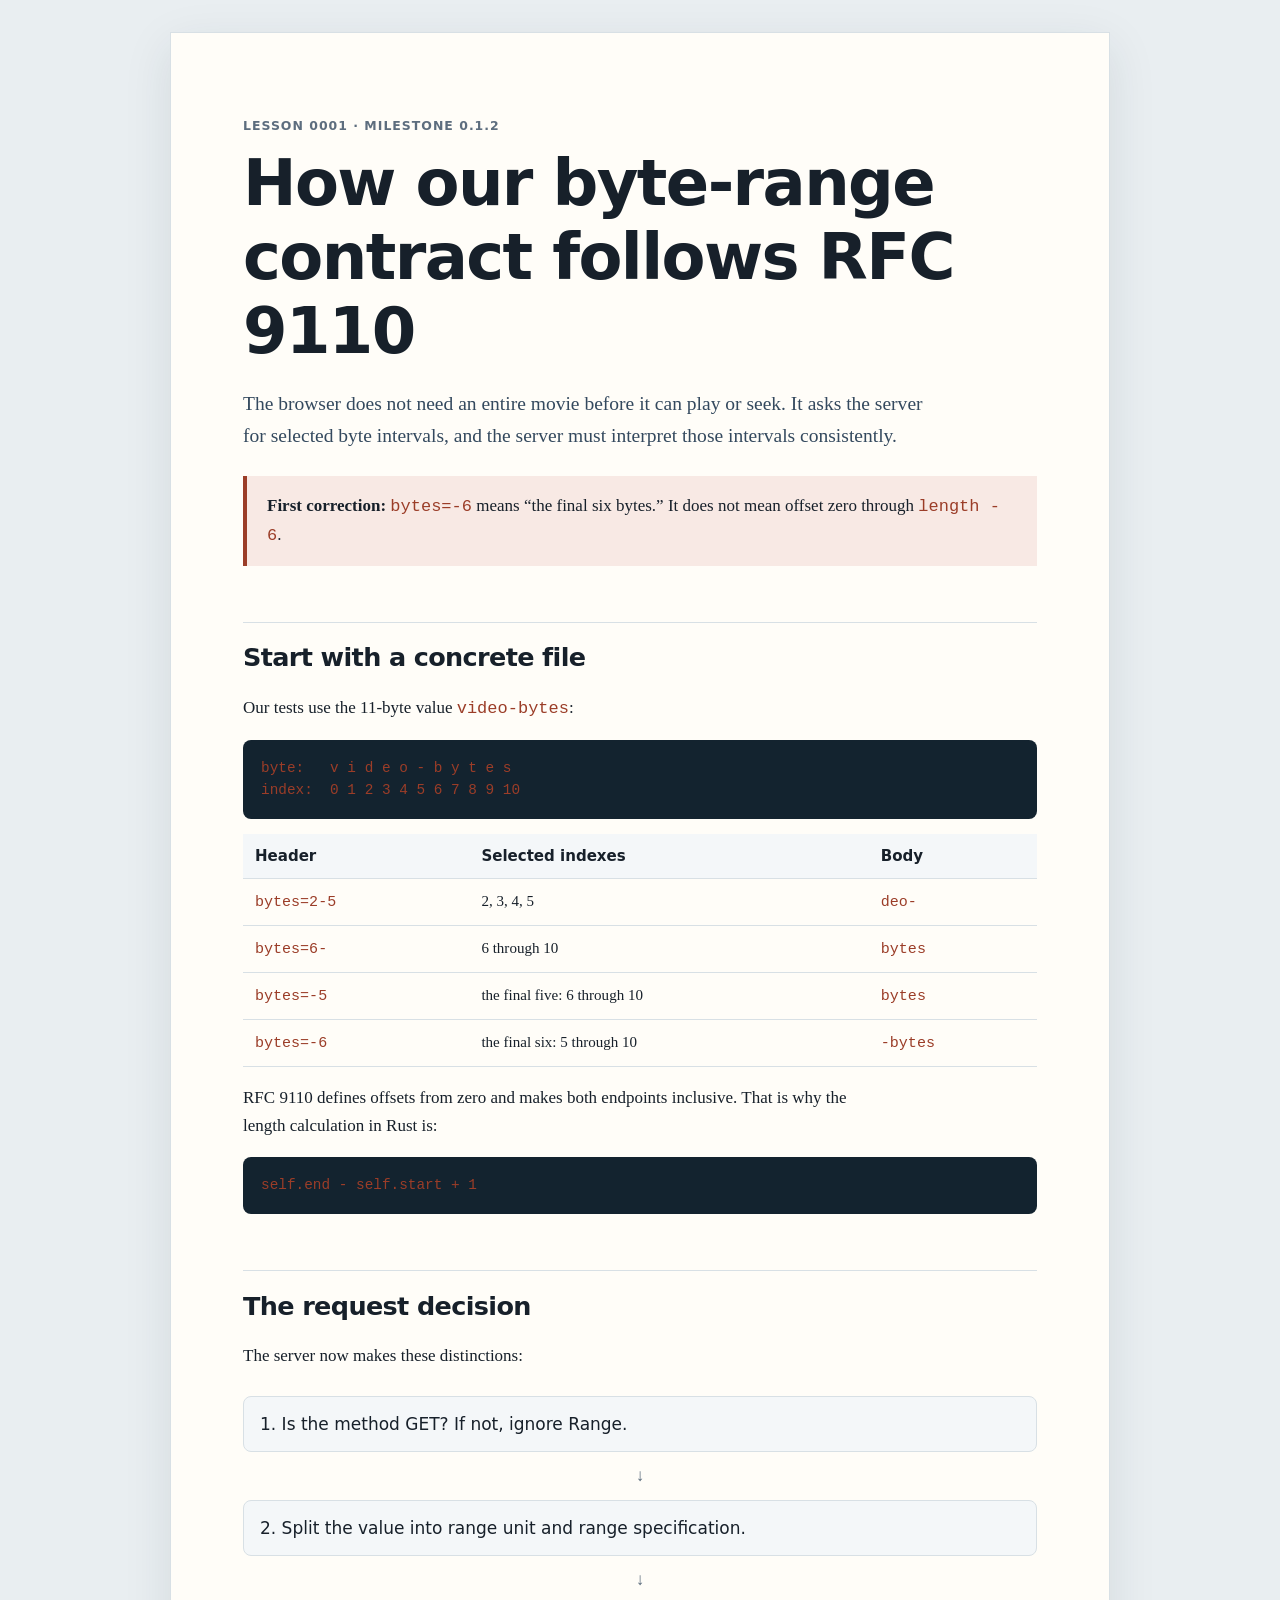
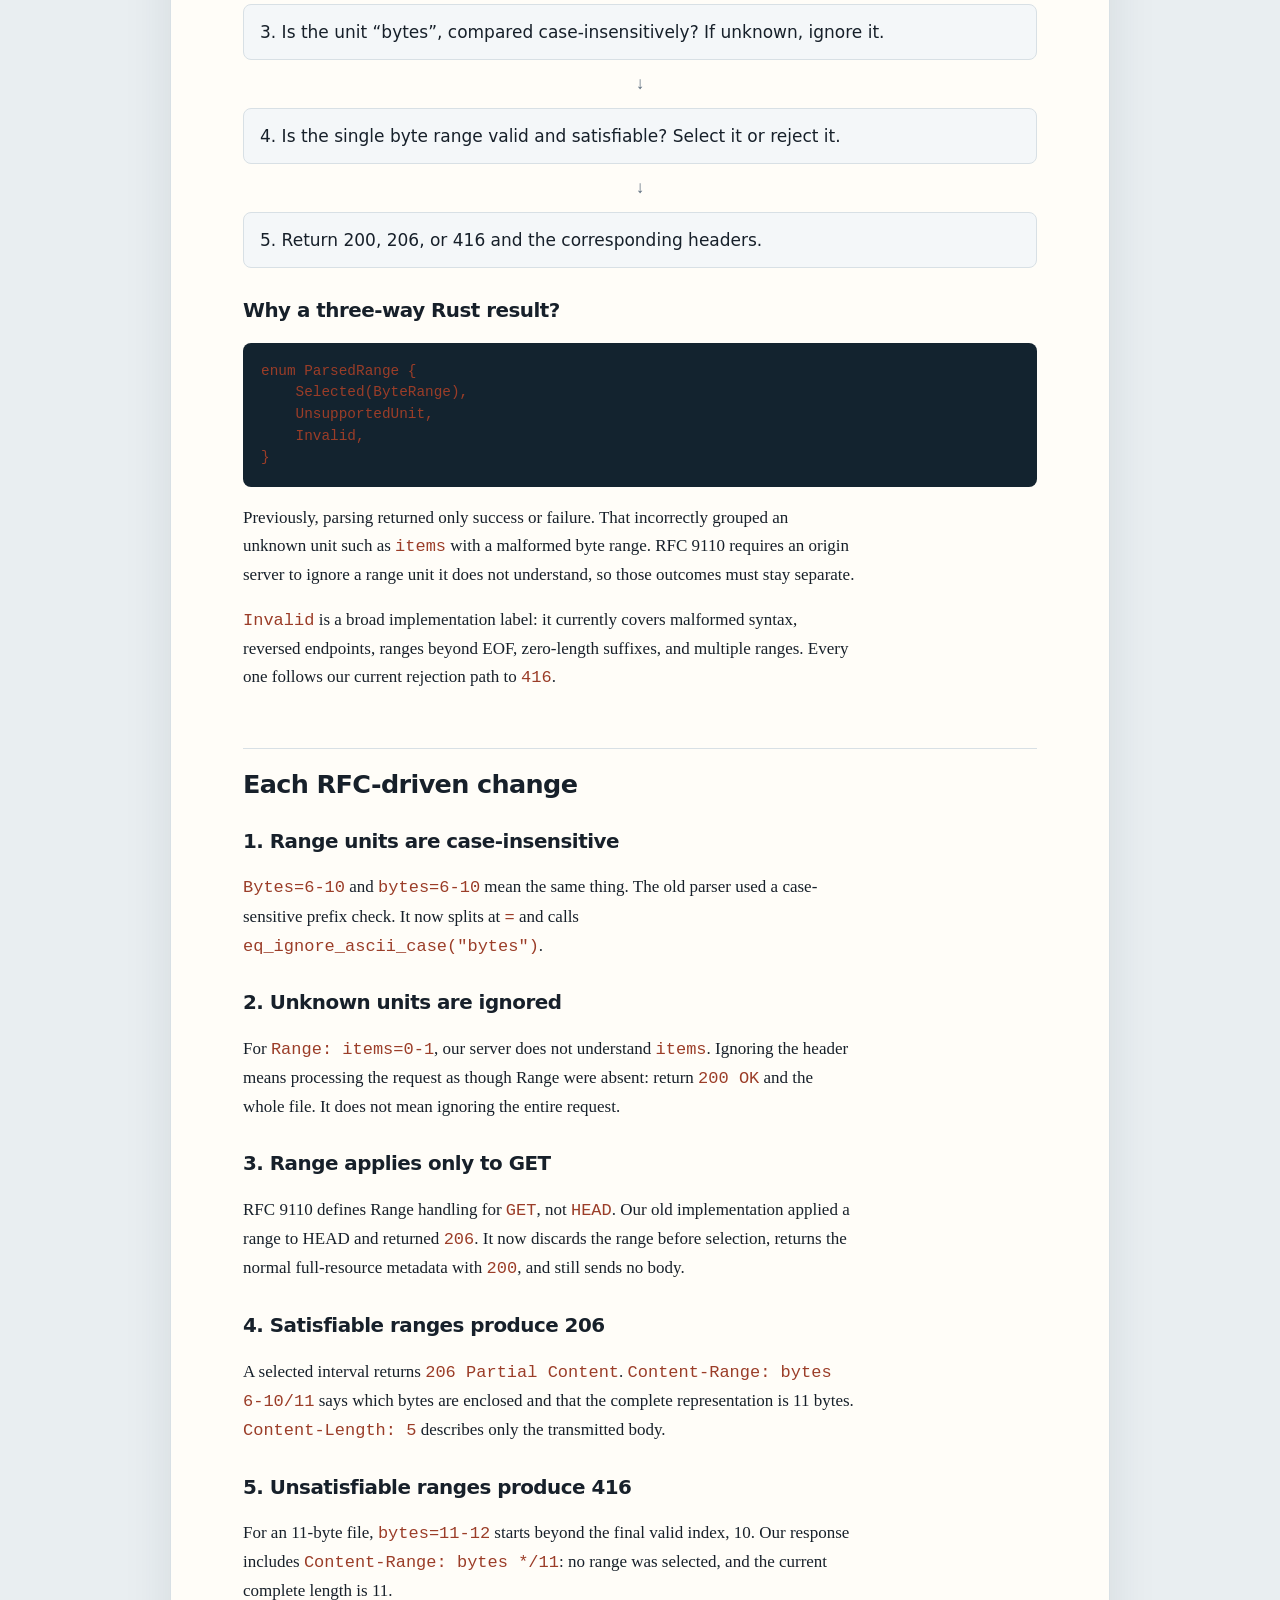
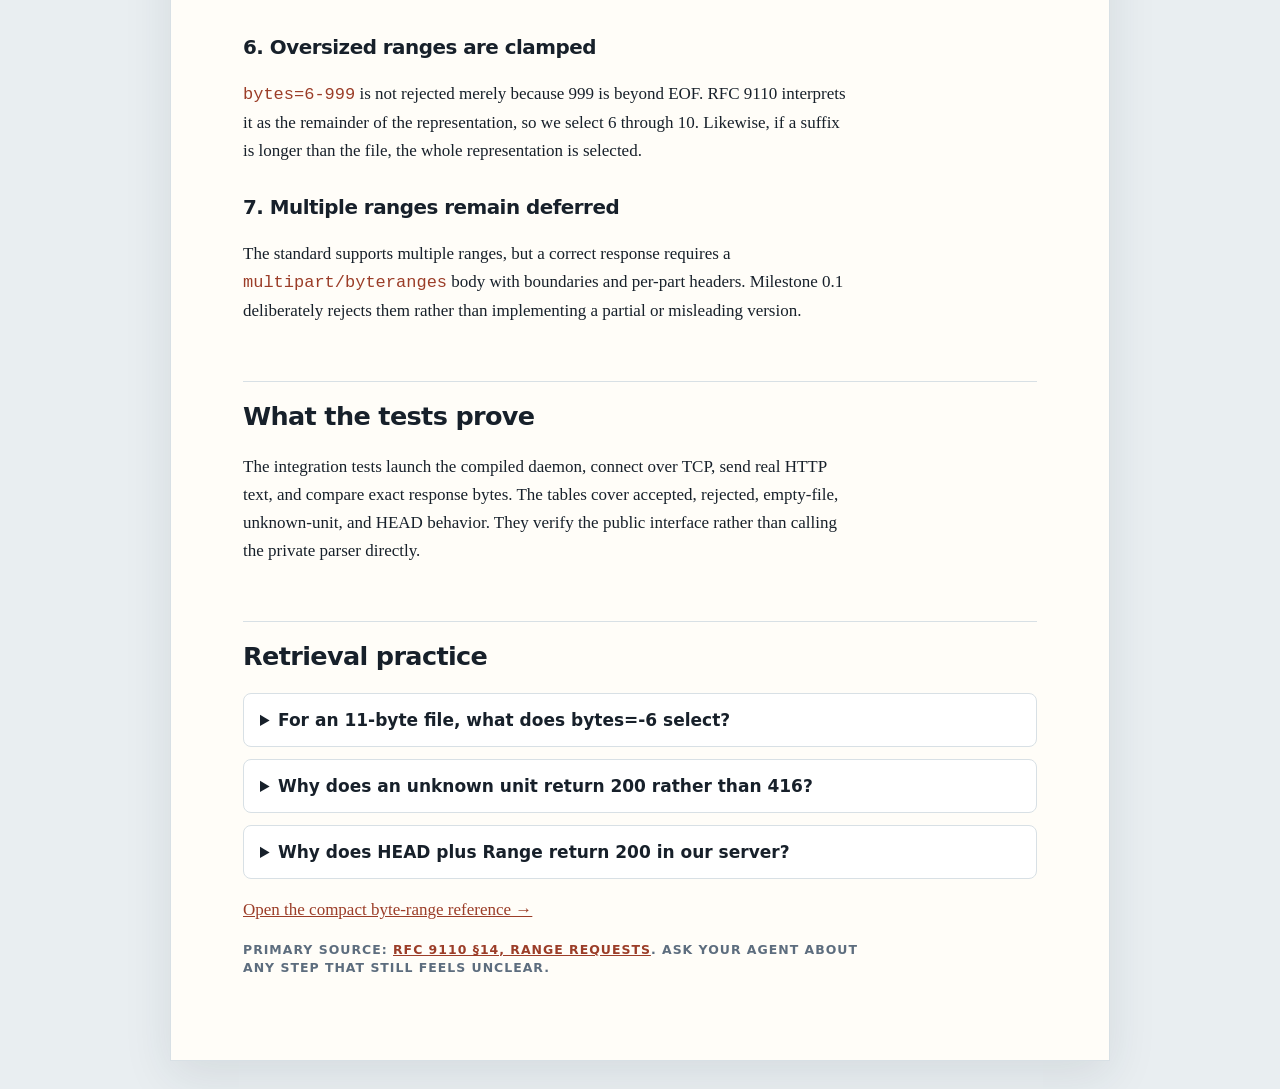
<file: lessons/0001-http-range-contract.html>
<!doctype html>
<html lang="en">
<head>
  <meta charset="utf-8">
  <meta name="viewport" content="width=device-width, initial-scale=1">
  <title>How our HTTP byte-range contract follows RFC 9110</title>
  <link rel="stylesheet" href="../assets/lesson.css">
</head>
<body>
<main>
  <p class="eyebrow">Lesson 0001 · Milestone 0.1.2</p>
  <h1>How our byte-range contract follows RFC 9110</h1>
  <p class="lede">The browser does not need an entire movie before it can play or seek. It asks the server for selected byte intervals, and the server must interpret those intervals consistently.</p>

  <div class="callout"><strong>First correction:</strong> <code>bytes=-6</code> means “the final six bytes.” It does not mean offset zero through <code>length - 6</code>.</div>

  <h2>Start with a concrete file</h2>
  <p>Our tests use the 11-byte value <code>video-bytes</code>:</p>
  <pre><code>byte:   v i d e o - b y t e s
index:  0 1 2 3 4 5 6 7 8 9 10</code></pre>

  <table>
    <thead><tr><th>Header</th><th>Selected indexes</th><th>Body</th></tr></thead>
    <tbody>
      <tr><td><code>bytes=2-5</code></td><td>2, 3, 4, 5</td><td><code>deo-</code></td></tr>
      <tr><td><code>bytes=6-</code></td><td>6 through 10</td><td><code>bytes</code></td></tr>
      <tr><td><code>bytes=-5</code></td><td>the final five: 6 through 10</td><td><code>bytes</code></td></tr>
      <tr><td><code>bytes=-6</code></td><td>the final six: 5 through 10</td><td><code>-bytes</code></td></tr>
    </tbody>
  </table>

  <p>RFC 9110 defines offsets from zero and makes both endpoints inclusive. That is why the length calculation in Rust is:</p>
  <pre><code>self.end - self.start + 1</code></pre>

  <h2>The request decision</h2>
  <p>The server now makes these distinctions:</p>
  <div class="flow">
    <div class="step">1. Is the method GET? If not, ignore Range.</div>
    <div class="arrow">↓</div>
    <div class="step">2. Split the value into range unit and range specification.</div>
    <div class="arrow">↓</div>
    <div class="step">3. Is the unit “bytes”, compared case-insensitively? If unknown, ignore it.</div>
    <div class="arrow">↓</div>
    <div class="step">4. Is the single byte range valid and satisfiable? Select it or reject it.</div>
    <div class="arrow">↓</div>
    <div class="step">5. Return 200, 206, or 416 and the corresponding headers.</div>
  </div>

  <h3>Why a three-way Rust result?</h3>
  <pre><code>enum ParsedRange {
    Selected(ByteRange),
    UnsupportedUnit,
    Invalid,
}</code></pre>
  <p>Previously, parsing returned only success or failure. That incorrectly grouped an unknown unit such as <code>items</code> with a malformed byte range. RFC 9110 requires an origin server to ignore a range unit it does not understand, so those outcomes must stay separate.</p>
  <p><code>Invalid</code> is a broad implementation label: it currently covers malformed syntax, reversed endpoints, ranges beyond EOF, zero-length suffixes, and multiple ranges. Every one follows our current rejection path to <code>416</code>.</p>

  <h2>Each RFC-driven change</h2>

  <h3>1. Range units are case-insensitive</h3>
  <p><code>Bytes=6-10</code> and <code>bytes=6-10</code> mean the same thing. The old parser used a case-sensitive prefix check. It now splits at <code>=</code> and calls <code>eq_ignore_ascii_case("bytes")</code>.</p>

  <h3>2. Unknown units are ignored</h3>
  <p>For <code>Range: items=0-1</code>, our server does not understand <code>items</code>. Ignoring the header means processing the request as though Range were absent: return <code>200 OK</code> and the whole file. It does not mean ignoring the entire request.</p>

  <h3>3. Range applies only to GET</h3>
  <p>RFC 9110 defines Range handling for <code>GET</code>, not <code>HEAD</code>. Our old implementation applied a range to HEAD and returned <code>206</code>. It now discards the range before selection, returns the normal full-resource metadata with <code>200</code>, and still sends no body.</p>

  <h3>4. Satisfiable ranges produce 206</h3>
  <p>A selected interval returns <code>206 Partial Content</code>. <code>Content-Range: bytes 6-10/11</code> says which bytes are enclosed and that the complete representation is 11 bytes. <code>Content-Length: 5</code> describes only the transmitted body.</p>

  <h3>5. Unsatisfiable ranges produce 416</h3>
  <p>For an 11-byte file, <code>bytes=11-12</code> starts beyond the final valid index, 10. Our response includes <code>Content-Range: bytes */11</code>: no range was selected, and the current complete length is 11.</p>

  <h3>6. Oversized ranges are clamped</h3>
  <p><code>bytes=6-999</code> is not rejected merely because 999 is beyond EOF. RFC 9110 interprets it as the remainder of the representation, so we select 6 through 10. Likewise, if a suffix is longer than the file, the whole representation is selected.</p>

  <h3>7. Multiple ranges remain deferred</h3>
  <p>The standard supports multiple ranges, but a correct response requires a <code>multipart/byteranges</code> body with boundaries and per-part headers. Milestone 0.1 deliberately rejects them rather than implementing a partial or misleading version.</p>

  <h2>What the tests prove</h2>
  <p>The integration tests launch the compiled daemon, connect over TCP, send real HTTP text, and compare exact response bytes. The tables cover accepted, rejected, empty-file, unknown-unit, and HEAD behavior. They verify the public interface rather than calling the private parser directly.</p>

  <h2>Retrieval practice</h2>
  <details>
    <summary>For an 11-byte file, what does bytes=-6 select?</summary>
    <p>The final six bytes, indexes 5 through 10. For <code>video-bytes</code>, the body is <code>-bytes</code>.</p>
  </details>
  <details>
    <summary>Why does an unknown unit return 200 rather than 416?</summary>
    <p>RFC 9110 requires an origin server to ignore a range unit it does not understand. Ignoring Range leaves an ordinary full GET, which returns 200.</p>
  </details>
  <details>
    <summary>Why does HEAD plus Range return 200 in our server?</summary>
    <p>Range semantics are defined only for GET. HEAD ignores Range and reports the headers for the full GET response while omitting the body.</p>
  </details>

  <p><a href="../reference/http-byte-ranges.html">Open the compact byte-range reference →</a></p>
  <p class="caption">Primary source: <a href="https://www.rfc-editor.org/rfc/rfc9110.html#section-14">RFC 9110 §14, Range Requests</a>. Ask your agent about any step that still feels unclear.</p>
</main>
</body>
</html>
</file>
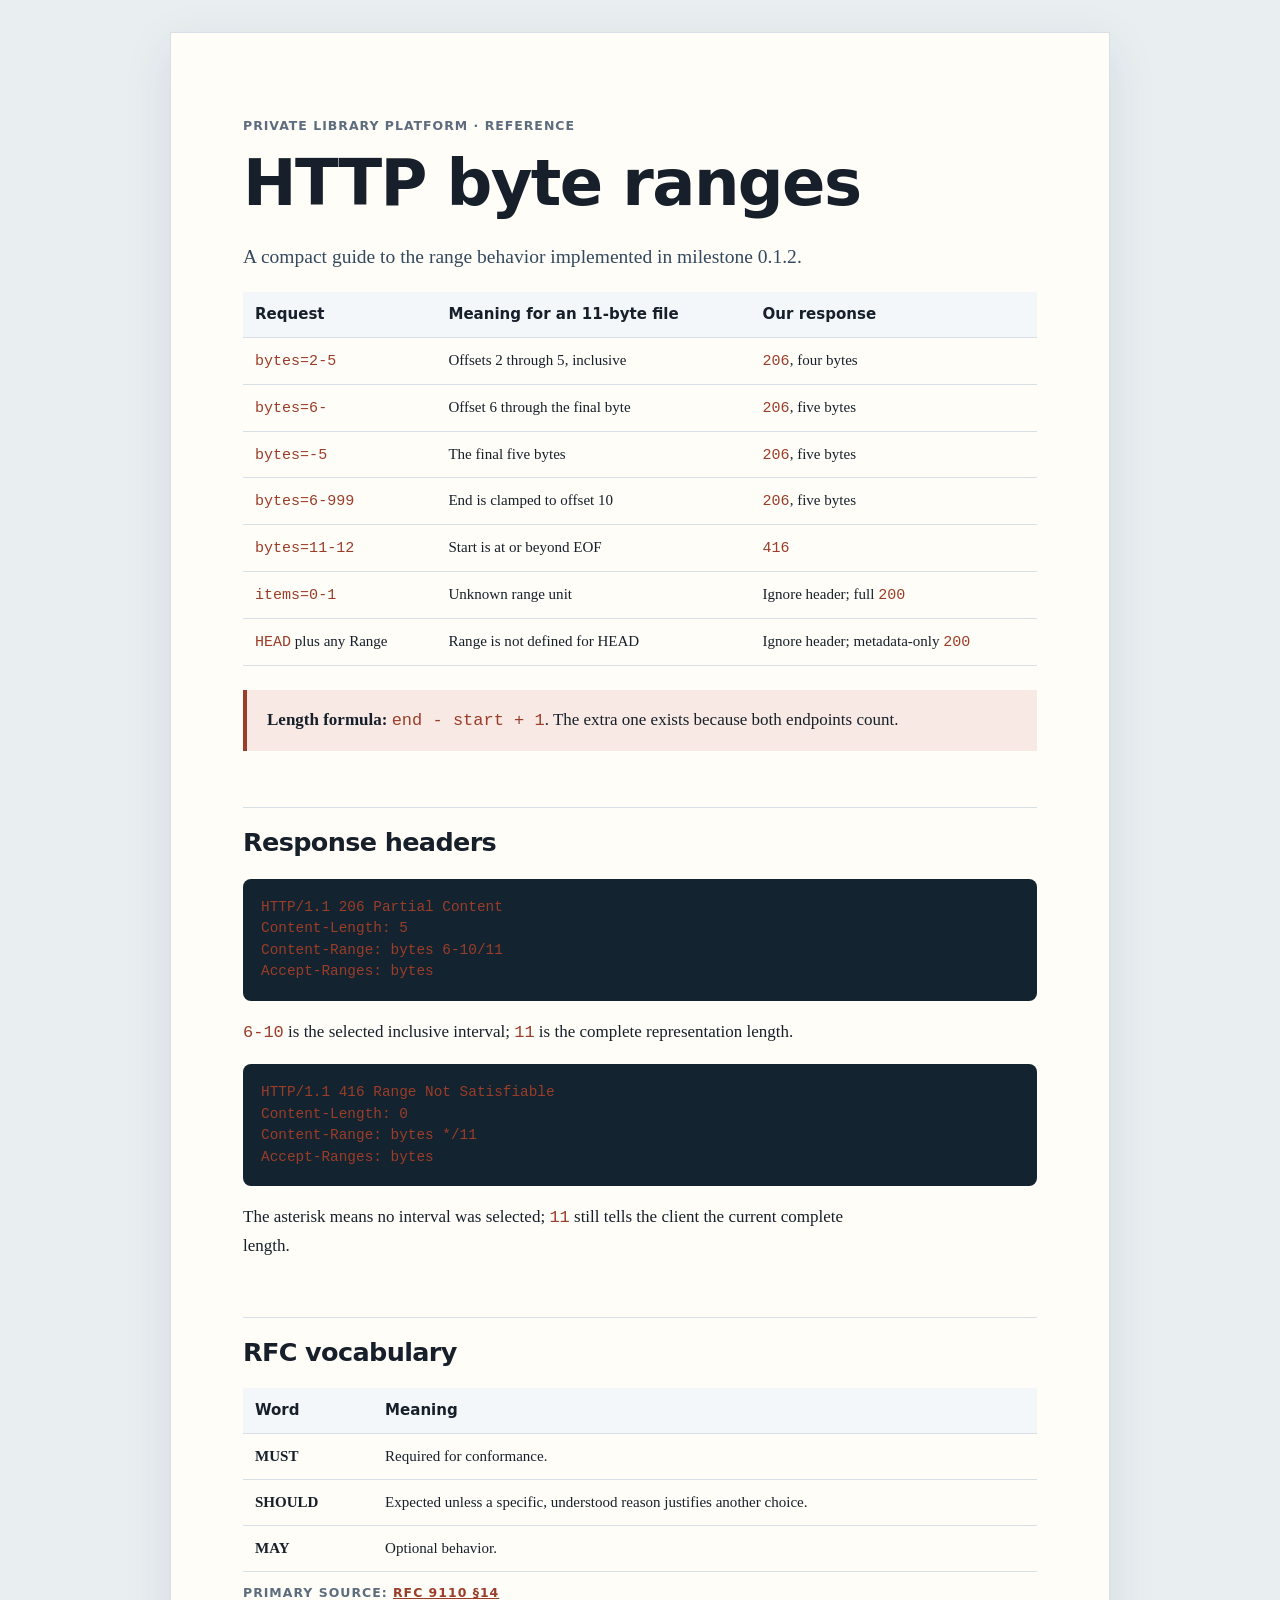
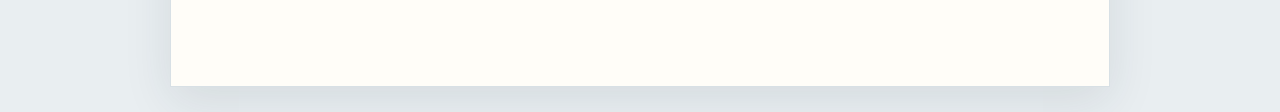
<file: reference/http-byte-ranges.html>
<!doctype html>
<html lang="en">
<head>
  <meta charset="utf-8">
  <meta name="viewport" content="width=device-width, initial-scale=1">
  <title>HTTP Byte-Range Reference</title>
  <link rel="stylesheet" href="../assets/lesson.css">
</head>
<body>
<main>
  <p class="eyebrow">Private Library Platform · Reference</p>
  <h1>HTTP byte ranges</h1>
  <p class="lede">A compact guide to the range behavior implemented in milestone 0.1.2.</p>

  <table>
    <thead><tr><th>Request</th><th>Meaning for an 11-byte file</th><th>Our response</th></tr></thead>
    <tbody>
      <tr><td><code>bytes=2-5</code></td><td>Offsets 2 through 5, inclusive</td><td><code>206</code>, four bytes</td></tr>
      <tr><td><code>bytes=6-</code></td><td>Offset 6 through the final byte</td><td><code>206</code>, five bytes</td></tr>
      <tr><td><code>bytes=-5</code></td><td>The final five bytes</td><td><code>206</code>, five bytes</td></tr>
      <tr><td><code>bytes=6-999</code></td><td>End is clamped to offset 10</td><td><code>206</code>, five bytes</td></tr>
      <tr><td><code>bytes=11-12</code></td><td>Start is at or beyond EOF</td><td><code>416</code></td></tr>
      <tr><td><code>items=0-1</code></td><td>Unknown range unit</td><td>Ignore header; full <code>200</code></td></tr>
      <tr><td><code>HEAD</code> plus any Range</td><td>Range is not defined for HEAD</td><td>Ignore header; metadata-only <code>200</code></td></tr>
    </tbody>
  </table>

  <div class="callout"><strong>Length formula:</strong> <code>end - start + 1</code>. The extra one exists because both endpoints count.</div>

  <h2>Response headers</h2>
  <pre><code>HTTP/1.1 206 Partial Content
Content-Length: 5
Content-Range: bytes 6-10/11
Accept-Ranges: bytes</code></pre>
  <p><code>6-10</code> is the selected inclusive interval; <code>11</code> is the complete representation length.</p>

  <pre><code>HTTP/1.1 416 Range Not Satisfiable
Content-Length: 0
Content-Range: bytes */11
Accept-Ranges: bytes</code></pre>
  <p>The asterisk means no interval was selected; <code>11</code> still tells the client the current complete length.</p>

  <h2>RFC vocabulary</h2>
  <table>
    <thead><tr><th>Word</th><th>Meaning</th></tr></thead>
    <tbody>
      <tr><td><strong>MUST</strong></td><td>Required for conformance.</td></tr>
      <tr><td><strong>SHOULD</strong></td><td>Expected unless a specific, understood reason justifies another choice.</td></tr>
      <tr><td><strong>MAY</strong></td><td>Optional behavior.</td></tr>
    </tbody>
  </table>

  <p class="caption">Primary source: <a href="https://www.rfc-editor.org/rfc/rfc9110.html#section-14">RFC 9110 §14</a></p>
</main>
</body>
</html>
</file>
<file: assets/lesson.css>
:root {
  color-scheme: light;
  --ink: #17202a;
  --muted: #5d6d7e;
  --paper: #fffdf8;
  --panel: #f4f7f9;
  --line: #d8e0e5;
  --accent: #9b3d28;
  --accent-soft: #f8e9e4;
  --code: #13232f;
}

* { box-sizing: border-box; }

body {
  margin: 0;
  background: #e9eef1;
  color: var(--ink);
  font: 17px/1.65 Georgia, "Times New Roman", serif;
}

main {
  width: min(940px, calc(100% - 32px));
  margin: 32px auto;
  padding: clamp(28px, 6vw, 72px);
  background: var(--paper);
  border: 1px solid var(--line);
  box-shadow: 0 14px 45px rgb(31 48 61 / 10%);
}

h1, h2, h3 {
  font-family: Inter, ui-sans-serif, system-ui, sans-serif;
  line-height: 1.15;
  letter-spacing: -0.025em;
}

h1 { font-size: clamp(2.2rem, 6vw, 4rem); margin: 0 0 0.3em; }
h2 { margin-top: 2.2em; border-top: 1px solid var(--line); padding-top: 0.8em; }
h3 { margin-top: 1.6em; }
p, li { max-width: 72ch; }
a { color: var(--accent); }

.eyebrow, .caption {
  color: var(--muted);
  font: 600 0.78rem/1.4 Inter, ui-sans-serif, system-ui, sans-serif;
  letter-spacing: 0.08em;
  text-transform: uppercase;
}

.lede { font-size: 1.22rem; color: #34495e; }

code, pre {
  font-family: "Cascadia Code", Consolas, monospace;
}

code { color: var(--accent); }

pre {
  overflow-x: auto;
  padding: 18px;
  color: #eaf2f8;
  background: var(--code);
  border-radius: 8px;
  font-size: 0.9rem;
  line-height: 1.5;
}

table { width: 100%; border-collapse: collapse; font-size: 0.94rem; }
th, td { padding: 10px 12px; border-bottom: 1px solid var(--line); text-align: left; vertical-align: top; }
th { font-family: Inter, ui-sans-serif, system-ui, sans-serif; background: var(--panel); }

.callout {
  margin: 1.4em 0;
  padding: 16px 20px;
  border-left: 4px solid var(--accent);
  background: var(--accent-soft);
}

.flow {
  display: grid;
  gap: 10px;
  margin: 1.5em 0;
}

.step {
  padding: 13px 16px;
  border: 1px solid var(--line);
  border-radius: 8px;
  background: var(--panel);
  font-family: Inter, ui-sans-serif, system-ui, sans-serif;
}

.arrow { color: var(--muted); text-align: center; }

details {
  margin: 12px 0;
  padding: 12px 16px;
  border: 1px solid var(--line);
  border-radius: 8px;
  background: white;
}

summary { cursor: pointer; font-weight: 700; font-family: Inter, ui-sans-serif, system-ui, sans-serif; }

@media print {
  body { background: white; font-size: 11pt; }
  main { width: auto; margin: 0; padding: 0; border: 0; box-shadow: none; }
  a { color: inherit; text-decoration: none; }
  details { break-inside: avoid; }
}
</file>
